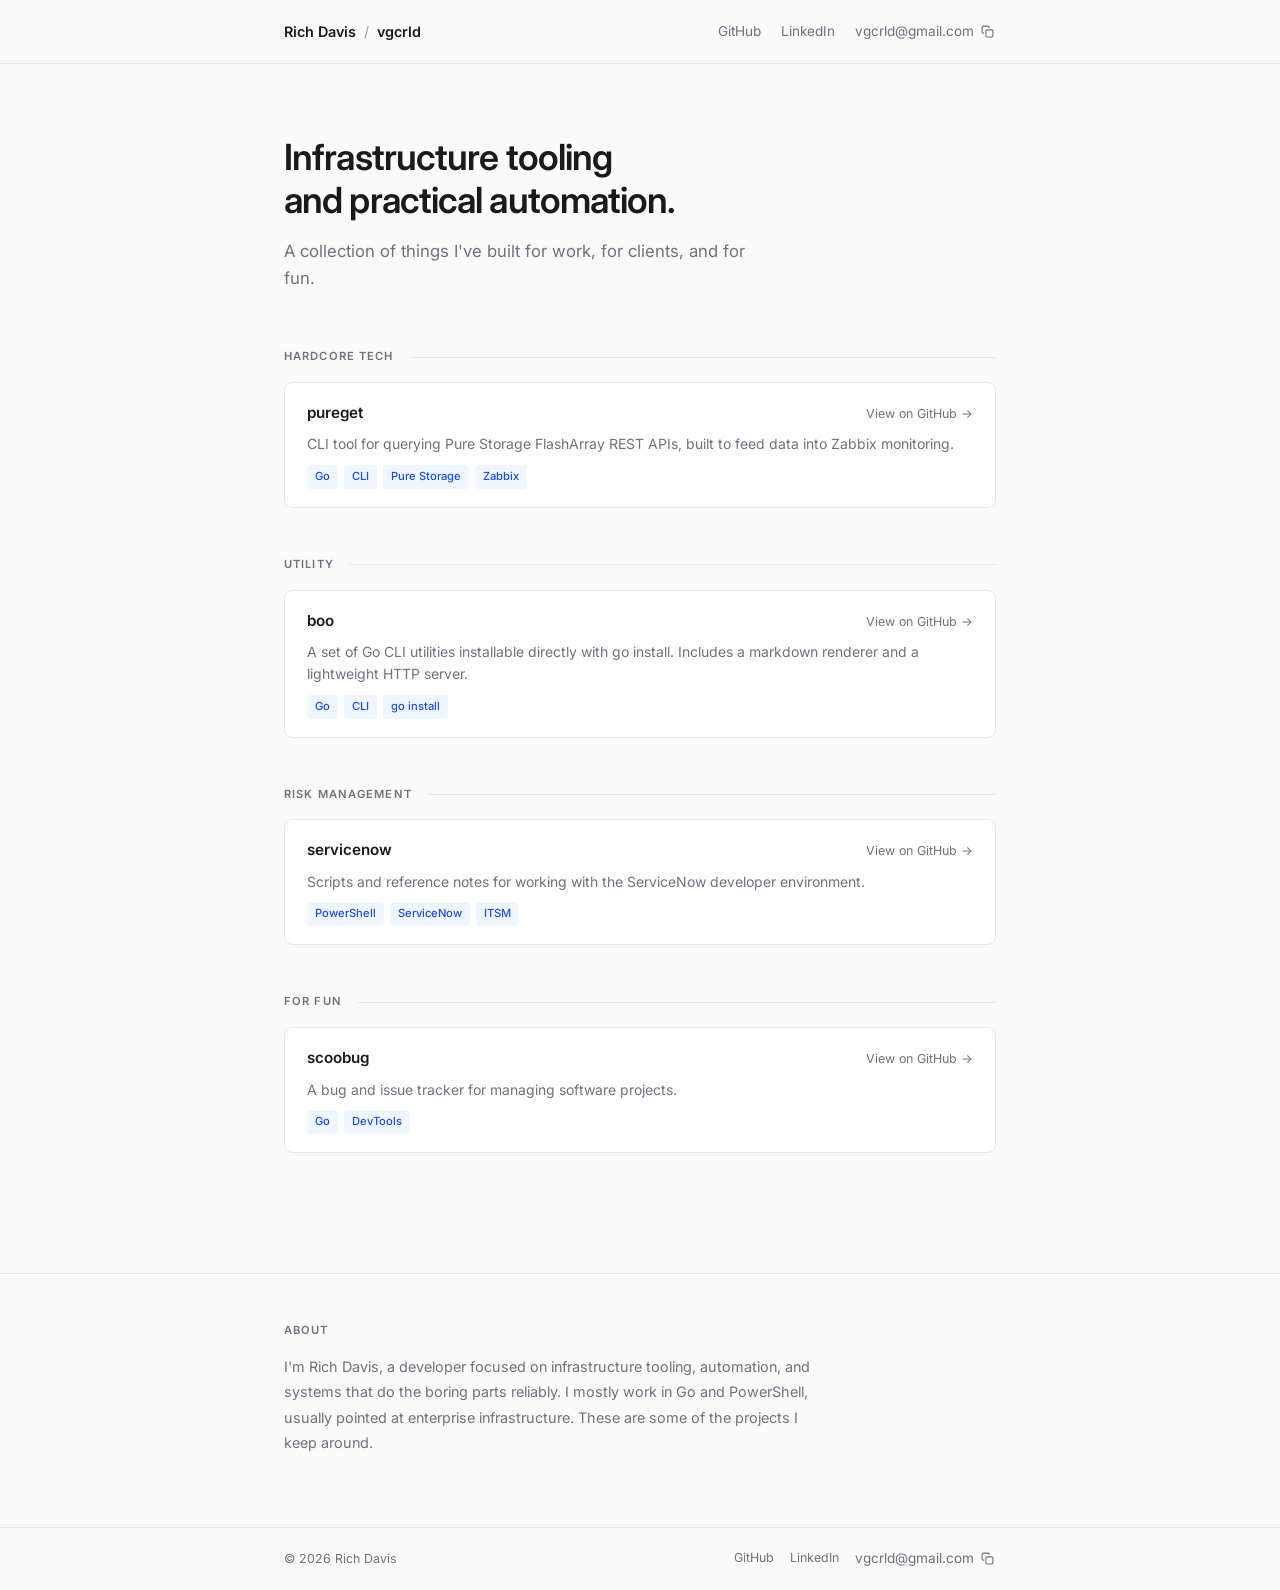
<file: index.html>
<!DOCTYPE html>
<html lang="en">
<head>
  <meta charset="UTF-8">
  <meta name="viewport" content="width=device-width, initial-scale=1.0">
  <title>Rich Davis · vgcrld</title>
  <meta name="description" content="Infrastructure tooling and practical automation. Projects by Rich Davis.">
  <link rel="preconnect" href="https://fonts.googleapis.com">
  <link rel="preconnect" href="https://fonts.gstatic.com" crossorigin>
  <link href="https://fonts.googleapis.com/css2?family=Inter:wght@400;500;600&display=swap" rel="stylesheet">
  <link rel="stylesheet" href="style.css">
</head>
<body>

  <nav>
    <div class="container">
      <a href="/" class="nav-name">Rich Davis <span class="nav-sep">/</span> vgcrld</a>
      <div class="nav-links">
        <a href="https://github.com/vgcrld" target="_blank" rel="noopener">GitHub</a>
        <a href="https://linkedin.com/in/vgcrld" target="_blank" rel="noopener">LinkedIn</a>
        <span class="email-copy">
          vgcrld@gmail.com
          <button class="copy-btn" onclick="copyEmail(this)" title="Copy email address">
            <svg width="13" height="13" viewBox="0 0 24 24" fill="none" stroke="currentColor" stroke-width="2" stroke-linecap="round" stroke-linejoin="round">
              <rect x="9" y="9" width="13" height="13" rx="2"/><path d="M5 15H4a2 2 0 0 1-2-2V4a2 2 0 0 1 2-2h9a2 2 0 0 1 2 2v1"/>
            </svg>
          </button>
        </span>
      </div>
    </div>
  </nav>

  <main>

    <section class="hero">
      <div class="container">
        <h1>Infrastructure tooling<br>and practical automation.</h1>
        <p>A collection of things I've built for work, for clients, and for fun.</p>
      </div>
    </section>

    <section class="projects">
      <div class="container" id="projects-container">
        <!-- Rendered by projects.js -->
      </div>
    </section>

    <section class="about">
      <div class="container">
        <h2>About</h2>
        <p>I'm Rich Davis, a developer focused on infrastructure tooling, automation, and systems that do the boring parts reliably. I mostly work in Go and PowerShell, usually pointed at enterprise infrastructure. These are some of the projects I keep around.</p>
      </div>
    </section>

  </main>

  <footer>
    <div class="container">
      <span class="footer-copy">© 2026 Rich Davis</span>
      <div class="footer-links">
        <a href="https://github.com/vgcrld" target="_blank" rel="noopener">GitHub</a>
        <a href="https://linkedin.com/in/vgcrld" target="_blank" rel="noopener">LinkedIn</a>
        <span class="email-copy">
          vgcrld@gmail.com
          <button class="copy-btn" onclick="copyEmail(this)" title="Copy email address">
            <svg width="13" height="13" viewBox="0 0 24 24" fill="none" stroke="currentColor" stroke-width="2" stroke-linecap="round" stroke-linejoin="round">
              <rect x="9" y="9" width="13" height="13" rx="2"/><path d="M5 15H4a2 2 0 0 1-2-2V4a2 2 0 0 1 2-2h9a2 2 0 0 1 2 2v1"/>
            </svg>
          </button>
        </span>
      </div>
    </div>
  </footer>

  <script>
    const CLIPBOARD_SVG = `<svg width="13" height="13" viewBox="0 0 24 24" fill="none" stroke="currentColor" stroke-width="2" stroke-linecap="round" stroke-linejoin="round"><rect x="9" y="9" width="13" height="13" rx="2"/><path d="M5 15H4a2 2 0 0 1-2-2V4a2 2 0 0 1 2-2h9a2 2 0 0 1 2 2v1"/></svg>`;
    const CHECK_SVG     = `<svg width="13" height="13" viewBox="0 0 24 24" fill="none" stroke="currentColor" stroke-width="2.5" stroke-linecap="round" stroke-linejoin="round"><circle cx="12" cy="12" r="10"/><polyline points="9 12 11 14 15 10"/></svg>`;

    function copyEmail(btn) {
      navigator.clipboard.writeText('vgcrld@gmail.com').then(() => {
        btn.innerHTML = CHECK_SVG;
        btn.classList.add('copied');
        setTimeout(() => {
          btn.innerHTML = CLIPBOARD_SVG;
          btn.classList.remove('copied');
        }, 1500);
      });
    }
  </script>
  <script src="projects.js"></script>
  <script>
    const CATEGORY_ORDER = [
      "Hardcore Tech",
      "Utility",
      "Risk Management",
      "For Fun"
    ];

    const container = document.getElementById("projects-container");

    const grouped = {};
    PROJECTS.forEach(p => {
      if (!grouped[p.category]) grouped[p.category] = [];
      grouped[p.category].push(p);
    });

    const orderedCategories = [
      ...CATEGORY_ORDER.filter(c => grouped[c]),
      ...Object.keys(grouped).filter(c => !CATEGORY_ORDER.includes(c))
    ];

    orderedCategories.forEach(category => {
      const section = document.createElement("div");
      section.className = "category";

      const heading = document.createElement("div");
      heading.className = "category-heading";
      heading.innerHTML = `<span>${category}</span>`;
      section.appendChild(heading);

      grouped[category].forEach(project => {
        const card = document.createElement("div");
        card.className = "project-card";
        card.innerHTML = `
          <div class="project-header">
            <span class="project-name">${project.name}</span>
            <a class="project-link" href="${project.url}" target="_blank" rel="noopener">View on GitHub →</a>
          </div>
          <p class="project-desc">${project.description}</p>
          <div class="project-tags">
            ${project.tags.map(t => `<span class="tag">${t}</span>`).join("")}
          </div>
        `;
        section.appendChild(card);
      });

      container.appendChild(section);
    });
  </script>

</body>
</html>
</file>
<file: style.css>
@import url('https://fonts.googleapis.com/css2?family=Inter:wght@400;500;600&display=swap');

/* ── Design Tokens ── */
:root {
  --bg:         #fafaf8;
  --bg-card:    #ffffff;
  --text:       #1a1a1a;
  --muted:      #6b7280;
  --border:     #e5e7eb;
  --accent:     #2563eb;
  --tag-bg:     #eff6ff;
  --tag-text:   #1d4ed8;
}

@media (prefers-color-scheme: dark) {
  :root {
    --bg:       #111110;
    --bg-card:  #1c1c1a;
    --text:     #e8e8e4;
    --muted:    #9ca3af;
    --border:   #2a2a28;
    --accent:   #60a5fa;
    --tag-bg:   #1e3a5f;
    --tag-text: #93c5fd;
  }
}

/* ── Reset ── */
*, *::before, *::after {
  box-sizing: border-box;
  margin: 0;
  padding: 0;
}

/* ── Base ── */
body {
  font-family: 'Inter', system-ui, -apple-system, sans-serif;
  background: var(--bg);
  color: var(--text);
  font-size: 16px;
  line-height: 1.6;
  -webkit-font-smoothing: antialiased;
}

a {
  color: var(--accent);
  text-decoration: none;
}

a:hover {
  text-decoration: underline;
}

/* ── Layout ── */
.container {
  max-width: 760px;
  margin: 0 auto;
  padding: 0 24px;
}

/* ── Nav ── */
nav {
  border-bottom: 1px solid var(--border);
  padding: 20px 0;
}

nav .container {
  display: flex;
  justify-content: space-between;
  align-items: center;
  flex-wrap: wrap;
  gap: 12px;
}

.nav-name {
  font-size: 0.9rem;
  font-weight: 600;
  color: var(--text);
}

.nav-name:hover {
  color: var(--accent);
  text-decoration: none;
}

.nav-sep {
  font-weight: 400;
  opacity: 0.4;
  margin: 0 4px;
}

.nav-links {
  display: flex;
  gap: 20px;
  font-size: 0.85rem;
}

.nav-links a {
  color: var(--muted);
}

.nav-links a:hover {
  color: var(--accent);
  text-decoration: none;
}

/* ── Hero ── */
.hero {
  padding: 72px 0 56px;
}

.hero h1 {
  font-size: 2.25rem;
  font-weight: 600;
  line-height: 1.2;
  letter-spacing: -0.025em;
  margin-bottom: 16px;
}

.hero p {
  font-size: 1.05rem;
  color: var(--muted);
  max-width: 480px;
}

/* ── Projects ── */
.projects {
  padding-bottom: 72px;
}

.category {
  margin-bottom: 48px;
}

.category-heading {
  display: flex;
  align-items: center;
  gap: 16px;
  margin-bottom: 16px;
}

.category-heading span {
  font-size: 0.7rem;
  font-weight: 600;
  letter-spacing: 0.1em;
  text-transform: uppercase;
  color: var(--muted);
  white-space: nowrap;
}

.category-heading::after {
  content: '';
  flex: 1;
  height: 1px;
  background: var(--border);
}

.project-card {
  background: var(--bg-card);
  border: 1px solid var(--border);
  border-radius: 8px;
  padding: 18px 22px;
  margin-bottom: 10px;
  display: flex;
  flex-direction: column;
  gap: 8px;
  transition: border-color 0.15s ease;
}

.project-card:hover {
  border-color: var(--accent);
}

.project-header {
  display: flex;
  justify-content: space-between;
  align-items: baseline;
  gap: 16px;
}

.project-name {
  font-weight: 600;
  font-size: 0.95rem;
  color: var(--text);
}

.project-link {
  font-size: 0.78rem;
  color: var(--muted);
  white-space: nowrap;
  flex-shrink: 0;
}

.project-link:hover {
  color: var(--accent);
  text-decoration: none;
}

.project-desc {
  font-size: 0.875rem;
  color: var(--muted);
  line-height: 1.55;
}

.project-tags {
  display: flex;
  flex-wrap: wrap;
  gap: 6px;
  margin-top: 2px;
}

.tag {
  font-size: 0.7rem;
  font-weight: 500;
  padding: 3px 8px;
  border-radius: 4px;
  background: var(--tag-bg);
  color: var(--tag-text);
}

/* ── About ── */
.about {
  border-top: 1px solid var(--border);
  padding: 48px 0 72px;
}

.about h2 {
  font-size: 0.7rem;
  font-weight: 600;
  letter-spacing: 0.1em;
  text-transform: uppercase;
  color: var(--muted);
  margin-bottom: 14px;
}

.about p {
  font-size: 0.9rem;
  color: var(--muted);
  max-width: 540px;
  line-height: 1.75;
}

/* ── Footer ── */
footer {
  border-top: 1px solid var(--border);
  padding: 20px 0;
}

footer .container {
  display: flex;
  justify-content: space-between;
  align-items: center;
  flex-wrap: wrap;
  gap: 12px;
}

.footer-copy {
  font-size: 0.78rem;
  color: var(--muted);
}

.footer-links {
  display: flex;
  gap: 16px;
  font-size: 0.78rem;
}

.footer-links a {
  color: var(--muted);
}

.footer-links a:hover {
  color: var(--accent);
  text-decoration: none;
}

/* ── Email copy ── */
.email-copy {
  display: inline-flex;
  align-items: center;
  gap: 5px;
  font-size: 0.85rem;
  color: var(--muted);
  position: relative;
}

.copy-btn {
  position: relative;
  display: inline-flex;
  align-items: center;
  background: none;
  border: none;
  cursor: pointer;
  color: var(--muted);
  padding: 2px;
  border-radius: 3px;
  transition: color 0.15s ease;
  line-height: 1;
}

.copy-btn:hover {
  color: var(--accent);
}

.copy-btn.copied {
  color: #16a34a;
}

.copy-toast {
  position: absolute;
  top: -28px;
  left: 50%;
  transform: translateX(-50%);
  font-size: 0.7rem;
  background: #1a1a1a;
  color: #fff;
  padding: 2px 8px;
  border-radius: 4px;
  white-space: nowrap;
  pointer-events: none;
  opacity: 1;
  transition: opacity 0.4s ease;
  z-index: 10;
}

@media (prefers-color-scheme: dark) {
  .copy-toast {
    background: #e8e8e4;
    color: #111110;
  }
}

.copy-toast-fade {
  opacity: 0;
}

/* ── Responsive ── */
@media (max-width: 540px) {
  .hero h1 {
    font-size: 1.7rem;
  }

  .project-header {
    flex-direction: column;
    gap: 2px;
  }

  .project-link {
    font-size: 0.75rem;
  }
}
</file>
